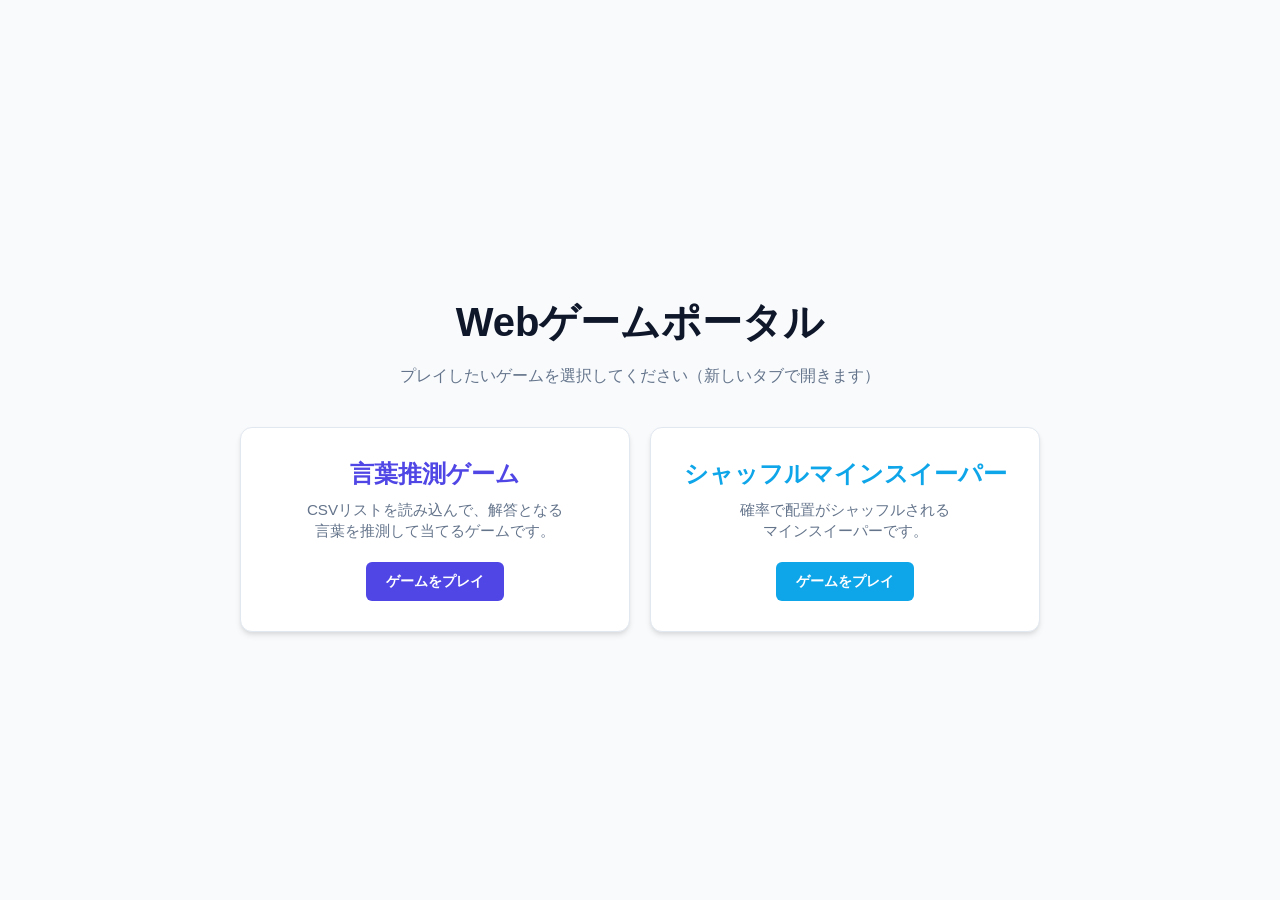
<file: index.html>
<!doctype html>
<html lang="ja">
  <head>
    <meta charset="UTF-8" />
    <meta name="viewport" content="width=device-width, initial-scale=1.0" />
    <title>ゲームポータル</title>
    <style>
      :root {
        --bg-color: #f8fafc;
        --text-color: #1e293b;
        --card-bg: #ffffff;
        --primary-color: #4f46e5;
        --secondary-color: #0ea5e9;
      }

      body {
        font-family:
          "Helvetica Neue", Arial, "Hiragino Kaku Gothic ProN", sans-serif;
        background-color: var(--bg-color);
        color: var(--text-color);
        margin: 0;
        padding: 0;
        display: flex;
        justify-content: center;
        align-items: center;
        min-height: 100vh;
      }

      .container {
        max-width: 800px;
        width: 100%;
        padding: 20px;
        text-align: center;
      }

      h1 {
        font-size: 2.5rem;
        margin-bottom: 10px;
        color: #0f172a;
      }

      .subtitle {
        color: #64748b;
        margin-bottom: 40px;
      }

      .menu-grid {
        display: grid;
        grid-template-columns: repeat(auto-fit, minmax(280px, 1fr));
        gap: 20px;
      }

      .card {
        background: var(--card-bg);
        border-radius: 12px;
        padding: 30px;
        box-shadow:
          0 4px 6px -1px rgba(0, 0, 0, 0.1),
          0 2px 4px -1px rgba(0, 0, 0, 0.06);
        transition:
          transform 0.2s,
          box-shadow 0.2s;
        text-decoration: none;
        color: inherit;
        display: flex;
        flex-direction: column;
        align-items: center;
        border: 1px solid #e2e8f0;
      }

      .card:hover {
        transform: translateY(-5px);
        box-shadow:
          0 10px 15px -3px rgba(0, 0, 0, 0.1),
          0 4px 6px -4px rgba(0, 0, 0, 0.1);
      }

      .card h2 {
        font-size: 1.5rem;
        margin: 0 0 10px 0;
      }

      .card p {
        font-size: 0.95rem;
        color: #64748b;
        margin: 0 0 20px 0;
        flex-grow: 1;
      }

      .btn {
        padding: 10px 20px;
        border-radius: 6px;
        color: white;
        font-weight: bold;
        font-size: 0.9rem;
      }

      /* 各カードのアクセントカラー */
      .card-guesser h2 {
        color: var(--primary-color);
      }
      .card-guesser .btn {
        background-color: var(--primary-color);
      }

      .card-shuffle h2 {
        color: var(--secondary-color);
      }
      .card-shuffle .btn {
        background-color: var(--secondary-color);
      }
    </style>
  </head>
  <body>
    <div class="container">
      <h1>Webゲームポータル</h1>
      <p class="subtitle">
        プレイしたいゲームを選択してください（新しいタブで開きます）
      </p>

      <div class="menu-grid">
        <a
          href="./guesser.html"
          target="_blank"
          rel="noopener noreferrer"
          class="card card-guesser"
        >
          <h2>言葉推測ゲーム</h2>
          <p>
            CSVリストを読み込んで、解答となる<br/>言葉を推測して当てるゲームです。
          </p>
          <div class="btn">ゲームをプレイ</div>
        </a>

        <a
          href="./shufflemine.html"
          target="_blank"
          rel="noopener noreferrer"
          class="card card-shuffle"
        >
          <h2>シャッフルマインスイーパー</h2>
          <p>確率で配置がシャッフルされる<br />マインスイーパーです。</p>
          <div class="btn">ゲームをプレイ</div>
        </a>
      </div>
    </div>
  </body>
</html>
</file>
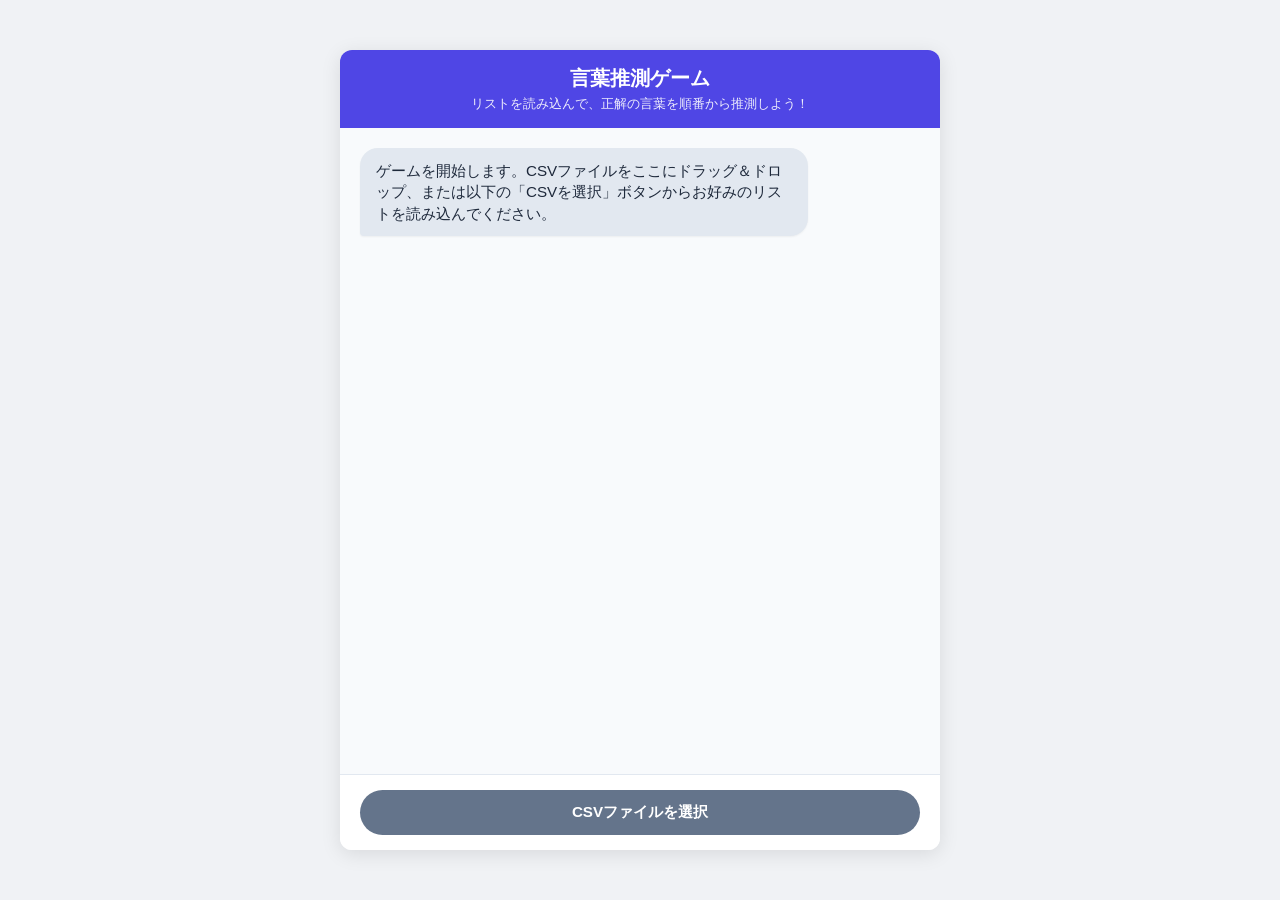
<file: guesser.html>
<!doctype html>
<html lang="ja">
  <head>
    <meta charset="UTF-8" />
    <meta name="viewport" content="width=device-width, initial-scale=1.0" />
    <title>言葉推測ゲーム</title>
    <link rel="stylesheet" href="./guesseer_styles/style.css" />
  </head>
  <body>
    <div class="chat-container">
      <header class="chat-header">
        <h1>言葉推測ゲーム</h1>
        <p class="subtitle" id="game-subtitle">
          リストを読み込んで、正解の言葉を順番から推測しよう！
        </p>
      </header>

      <main class="chat-messages" id="chat-messages">
        <!-- メッセージはJSで動的に追加されます -->
        <div class="message system">
          <div class="bubble">
            ゲームを開始します。CSVファイルをここにドラッグ＆ドロップ、または以下の「CSVを選択」ボタンからお好みのリストを読み込んでください。
          </div>
        </div>
      </main>

      <footer class="chat-footer">
        <!-- CSVファイル選択エリア -->
        <div id="file-area" class="input-area">
          <input
            type="file"
            id="csv-file"
            accept=".csv"
            style="display: none"
          />
          <button
            id="file-select-btn"
            class="send-btn"
            style="background-color: #64748b; flex: 1"
          >
            CSVファイルを選択
          </button>
        </div>

        <!-- 初期状態：回数設定フォーム -->
        <div id="setup-area" class="input-area hidden">
          <input
            type="number"
            id="max-attempts"
            min="1"
            max="100"
            placeholder="回答回数（例: 5）"
            value="5"
          />
          <button id="start-btn" class="send-btn">ゲーム開始</button>
        </div>

        <!-- ゲーム進行中：回答フォーム（初期非表示） -->
        <div id="game-area" class="input-area hidden">
          <input
            type="text"
            id="user-guess"
            placeholder="言葉を入力してください"
            autocomplete="off"
          />
          <button id="guess-btn" class="send-btn">送信</button>
        </div>

        <!-- ゲーム終了後：リトライフォーム（初期非表示） -->
        <div id="retry-area" class="input-area hidden">
          <button id="retry-btn" class="retry-btn">もう一回遊ぶ</button>
        </div>
      </footer>
    </div>

    <script src="./guesseer_styles/script.js"></script>
  </body>
</html>
</file>
<file: guesseer_styles/style.css>
* {
  box-sizing: border-box;
  margin: 0;
  padding: 0;
}

body {
  font-family:
    -apple-system, BlinkMacSystemFont, "Segoe UI", Roboto, "Helvetica Neue",
    Arial, sans-serif;
  background-color: #f0f2f5;
  color: #333;
  display: flex;
  justify-content: center;
  align-items: center;
  min-height: 100vh;
}

.chat-container {
  width: 100%;
  max-width: 600px;
  height: 100vh;
  max-height: 800px;
  background-color: #ffffff;
  box-shadow: 0 4px 20px rgba(0, 0, 0, 0.1);
  display: flex;
  flex-direction: column;
  overflow: hidden;
  border-radius: 12px;
}

/* ヘッダー */
.chat-header {
  background-color: #4f46e5;
  color: #ffffff;
  padding: 15px 20px;
  text-align: center;
  box-shadow: 0 2px 4px rgba(0, 0, 0, 0.1);
}

.chat-header h1 {
  font-size: 1.25rem;
  font-weight: 700;
  margin-bottom: 4px;
}

.chat-header .subtitle {
  font-size: 0.8rem;
  opacity: 0.9;
}

/* チャットメッセージエリア */
.chat-messages {
  flex: 1;
  padding: 20px;
  overflow-y: auto;
  background-color: #f8fafc;
  display: flex;
  flex-direction: column;
  gap: 15px;
}

/* メッセージのベーススタイル */
.message {
  display: flex;
  max-width: 80%;
  animation: fadeIn 0.2s ease-out;
}

@keyframes fadeIn {
  from {
    opacity: 0;
    transform: translateY(5px);
  }
  to {
    opacity: 1;
    transform: translateY(0);
  }
}

.bubble {
  padding: 12px 16px;
  border-radius: 18px;
  font-size: 0.95rem;
  line-height: 1.4;
  word-break: break-all;
  box-shadow: 0 1px 2px rgba(0, 0, 0, 0.05);
}

/* 左側：システムまたはゲームの判定メッセージ */
.message.system {
  align-self: flex-start;
}

.message.system .bubble {
  background-color: #e2e8f0;
  color: #1e293b;
  border-bottom-left-radius: 4px;
}

/* 右側：ユーザーの回答履歴 */
.message.user {
  align-self: flex-end;
}

.message.user .bubble {
  background-color: #4f46e5;
  color: #ffffff;
  border-bottom-right-radius: 4px;
}

/* フッター（入力エリア） */
.chat-footer {
  padding: 15px 20px;
  background-color: #ffffff;
  border-top: 1px solid #e2e8f0;
}

.input-area {
  display: flex;
  gap: 10px;
}

.input-area.hidden {
  display: none !important;
}

.input-area input {
  flex: 1;
  padding: 12px 16px;
  border: 1px solid #cbd5e1;
  border-radius: 24px;
  font-size: 0.95rem;
  outline: none;
  transition: border-color 0.2s;
}

.input-area input:focus {
  border-color: #4f46e5;
}

.send-btn {
  background-color: #4f46e5;
  color: #ffffff;
  border: none;
  padding: 12px 24px;
  border-radius: 24px;
  font-size: 0.95rem;
  font-weight: 600;
  cursor: pointer;
  transition: background-color 0.2s;
}

.send-btn:hover {
  background-color: #4338ca;
}

.retry-btn {
  width: 100%;
  background-color: #10b981;
  color: #ffffff;
  border: none;
  padding: 12px;
  border-radius: 24px;
  font-size: 1rem;
  font-weight: 600;
  cursor: pointer;
  transition: background-color 0.2s;
}

.retry-btn:hover {
  background-color: #059669;
}

/* スマホ対応 */
@media (max-width: 600px) {
  .chat-container {
    height: 100vh;
    border-radius: 0;
  }
}
</file>
